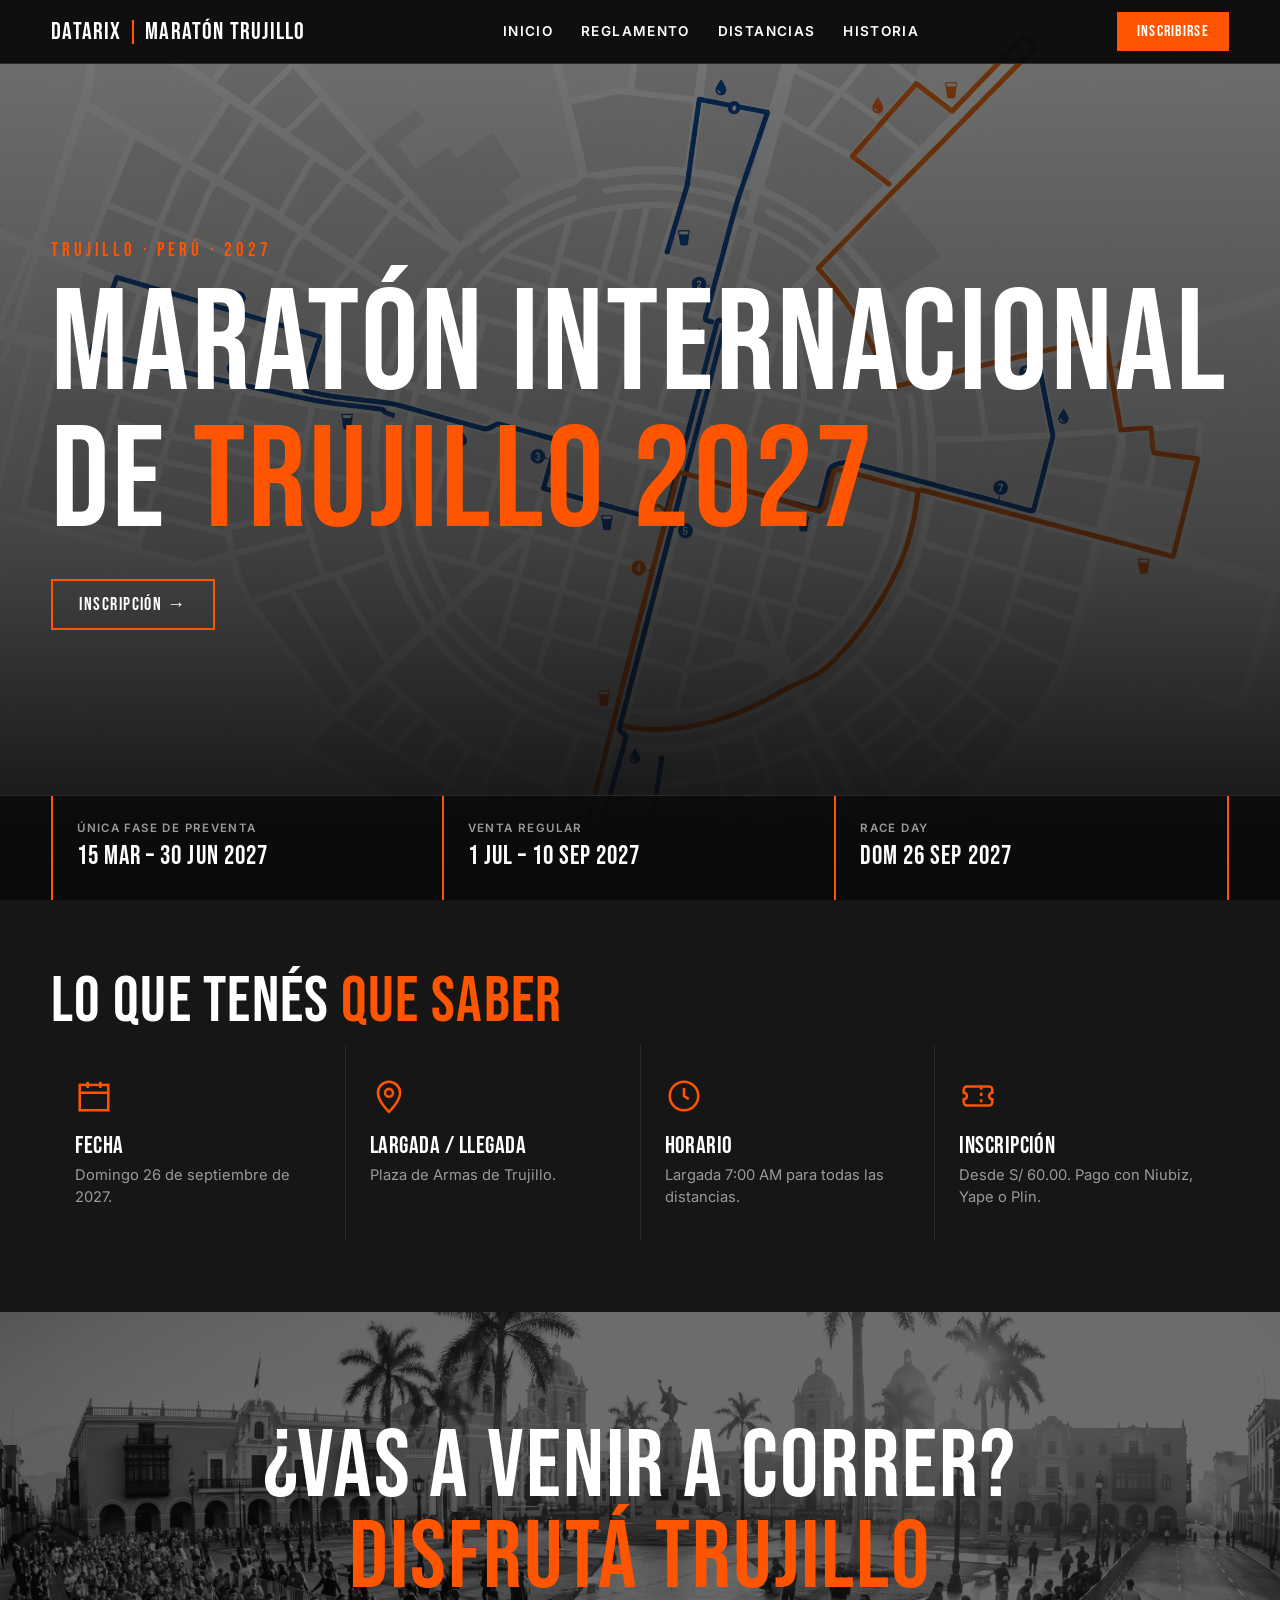
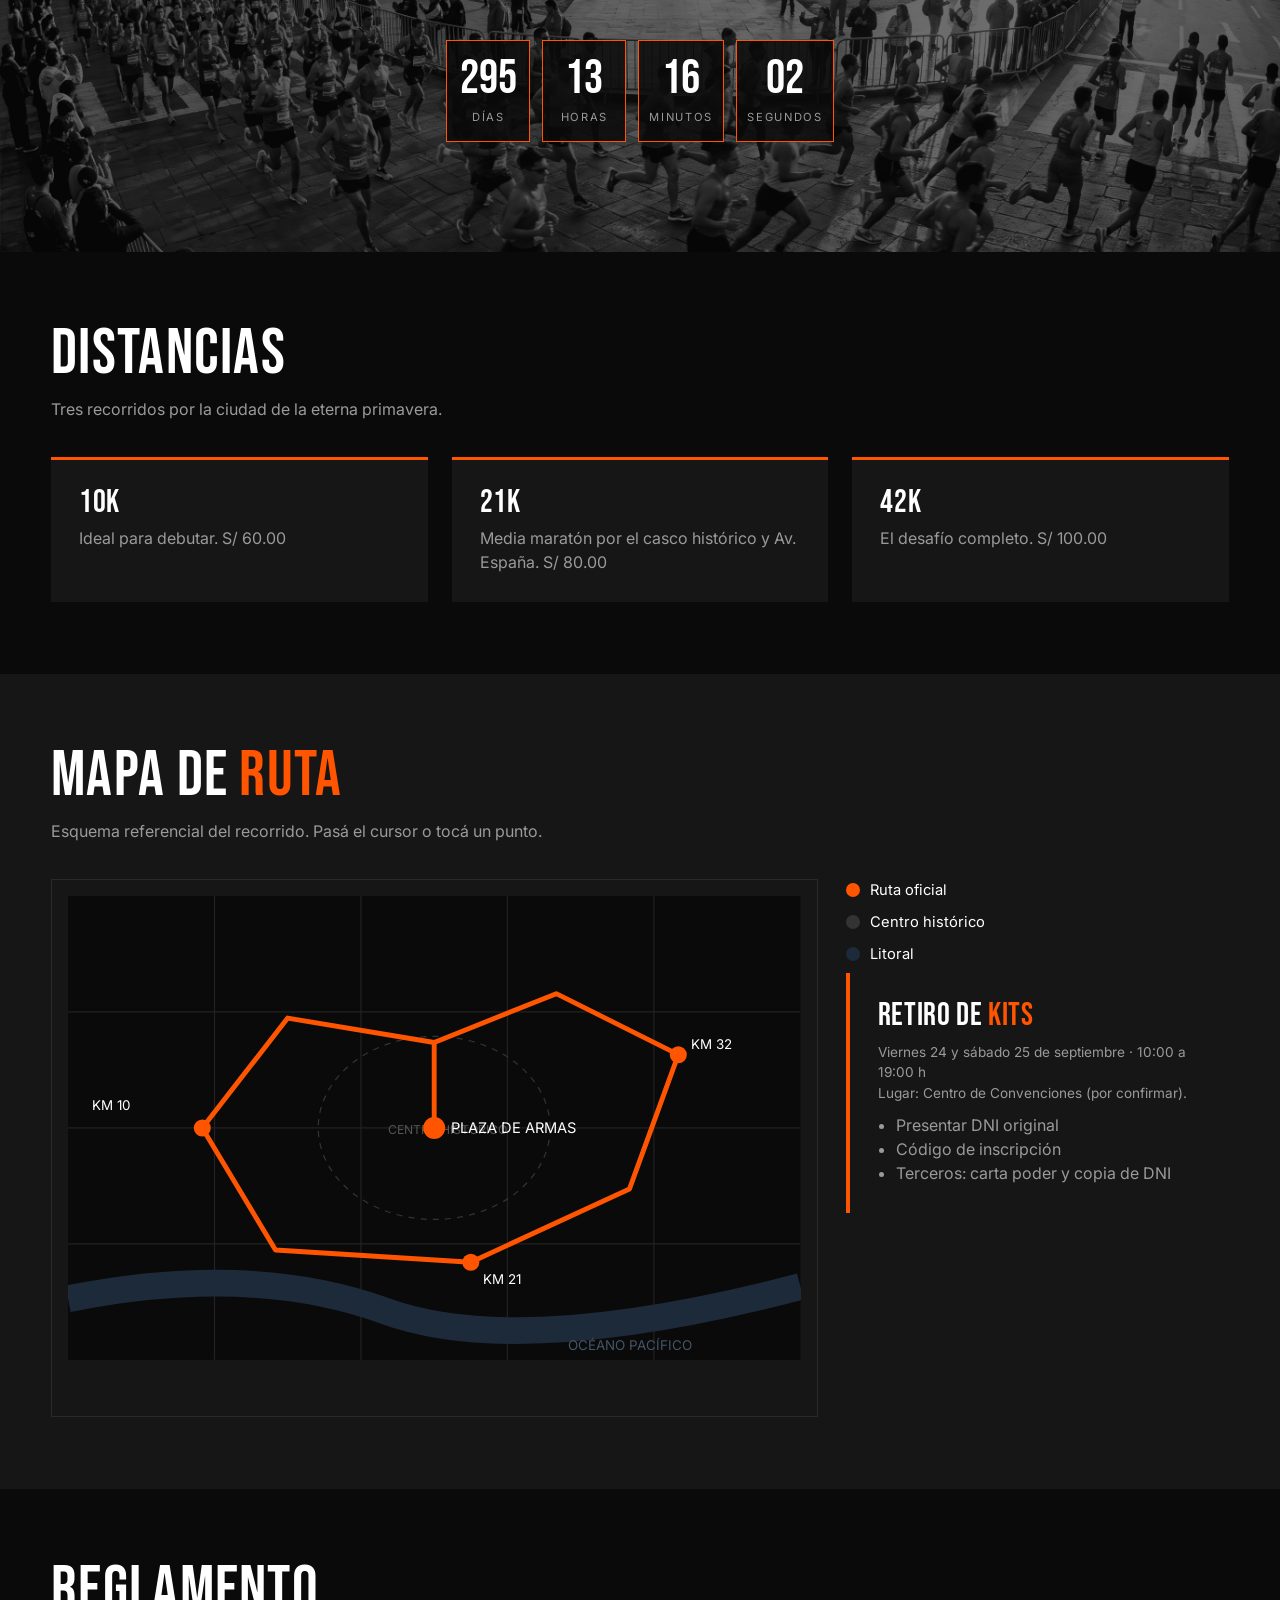
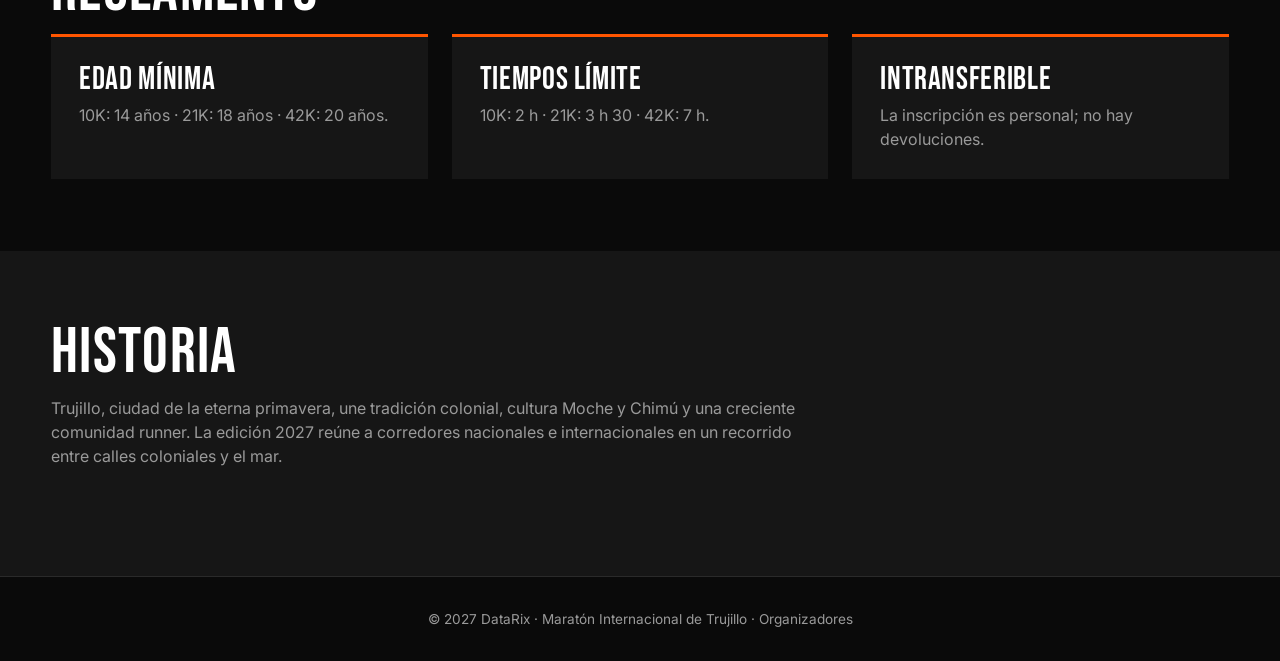
<file: index.html>
<!DOCTYPE html>
<html lang="es">
<head>
<meta charset="UTF-8">
<meta name="viewport" content="width=device-width,initial-scale=1">
<title>Maratón Internacional de Trujillo 2027 | DataRix</title>
<meta name="description" content="Inscríbete a la Maratón Internacional de Trujillo 2027: 10K, 21K y 42K. Largada en la Plaza de Armas.">
<link rel="stylesheet" href="css/styles.css">
</head>
<body>
<nav class="nav">
  <div class="container">
    <a href="#inicio" class="logo">DataRix <span>|</span> Maratón Trujillo</a>
    <ul>
      <li><a href="#inicio">INICIO</a></li>
      <li><a href="#reglamento">REGLAMENTO</a></li>
      <li><a href="#distancias">DISTANCIAS</a></li>
      <li><a href="#historia">HISTORIA</a></li>
    </ul>
    <button class="btn js-open">INSCRIBIRSE</button>
  </div>
</nav>

<header class="hero" id="inicio">
  <video autoplay muted loop playsinline poster="assets/bb6a0046.jpg"><source src="assets/hero-trujillo.mp4" type="video/mp4"></video>
  <div class="container hero-content">
    <p class="eyebrow">TRUJILLO · PERÚ · 2027</p>
    <h1>MARATÓN INTERNACIONAL<br>DE <span class="o">TRUJILLO 2027</span></h1>
    <button class="btn btn-outline js-open">INSCRIPCIÓN &rarr;</button>
  </div>
  <div class="dates"><div class="container">
    <div class="date"><small>ÚNICA FASE DE PREVENTA</small><strong>15 MAR – 30 JUN 2027</strong></div>
    <div class="date"><small>VENTA REGULAR</small><strong>1 JUL – 10 SEP 2027</strong></div>
    <div class="date"><small>RACE DAY</small><strong>DOM 26 SEP 2027</strong></div>
  </div></div>
</header>

<section class="info"><div class="container">
  <h2 class="sec-title">LO QUE TENÉS <span class="o">QUE SABER</span></h2>
  <div class="info-grid">
    <div class="info-item"><svg viewBox="0 0 24 24"><rect x="3" y="5" width="18" height="16"/><path d="M3 10h18M8 3v4M16 3v4"/></svg><h3>Fecha</h3><p>Domingo 26 de septiembre de 2027.</p></div>
    <div class="info-item"><svg viewBox="0 0 24 24"><path d="M12 22s7-6.5 7-12a7 7 0 0 0-14 0c0 5.500 7 12 7 12z"/><circle cx="12" cy="10" r="2.500"/></svg><h3>Largada / Llegada</h3><p>Plaza de Armas de Trujillo.</p></div>
    <div class="info-item"><svg viewBox="0 0 24 24"><circle cx="12" cy="12" r="9"/><path d="M12 7v5l3 2"/></svg><h3>Horario</h3><p>Largada 7:00 AM para todas las distancias.</p></div>
    <div class="info-item"><svg viewBox="0 0 24 24"><path d="M3 8a2 2 0 0 1 2-2h14a2 2 0 0 1 2 2v2a2 2 0 0 0 0 4v2a2 2 0 0 1-2 2H5a2 2 0 0 1-2-2v-2a2 2 0 0 0 0-4z"/><path d="M14 6v12" stroke-dasharray="2 2"/></svg><h3>Inscripción</h3><p>Desde S/ 60.00. Pago con Niubiz, Yape o Plin.</p></div>
  </div>
</div></section>

<section class="banner">
  <div class="bg"></div>
  <div class="container">
    <h2>¿VAS A VENIR A CORRER?<br><span class="o">DISFRUTÁ TRUJILLO</span></h2>
    <div class="countdown" id="countdown">
      <div class="cd"><b id="cd-d">00</b><span>DÍAS</span></div>
      <div class="cd"><b id="cd-h">00</b><span>HORAS</span></div>
      <div class="cd"><b id="cd-m">00</b><span>MINUTOS</span></div>
      <div class="cd"><b id="cd-s">00</b><span>SEGUNDOS</span></div>
    </div>
  </div>
</section>

<section id="distancias"><div class="container">
  <h2 class="sec-title">DISTANCIAS</h2>
  <p class="sec-sub">Tres recorridos por la ciudad de la eterna primavera.</p>
  <div class="cols">
    <div class="box"><h3>10K</h3><p>Ideal para debutar. S/ 60.00</p></div>
    <div class="box"><h3>21K</h3><p>Media maratón por el casco histórico y Av. España. S/ 80.00</p></div>
    <div class="box"><h3>42K</h3><p>El desafío completo. S/ 100.00</p></div>
  </div>
</div></section>

<section id="ruta" style="background:var(--card)"><div class="container">
  <h2 class="sec-title">MAPA DE <span class="o">RUTA</span></h2>
  <p class="sec-sub">Esquema referencial del recorrido. Pasá el cursor o tocá un punto.</p>
  <div class="map-wrap">
    <div class="map-box">
      <svg viewBox="0 0 600 380" role="img" aria-label="Mapa vectorial de la ruta">
        <rect width="600" height="380" fill="#0A0A0A"/>
        <g stroke="#222" stroke-width="1"><path d="M0 95H600M0 190H600M0 285H600M120 0V380M240 0V380M360 0V380M480 0V380"/></g>
        <path d="M0 330 Q150 300 260 340 T600 320" stroke="#1d2a3a" stroke-width="22" fill="none"/>
        <text x="410" y="372" fill="#456" font-size="11">OCÉANO PACÍFICO</text>
        <ellipse cx="300" cy="190" rx="95" ry="75" fill="none" stroke="#333" stroke-dasharray="5 5"/>
        <text x="262" y="195" fill="#555" font-size="10">CENTRO HISTÓRICO</text>
        <path class="route-line" d="M300 190 L300 120 L180 100 L110 190 L170 290 L330 300 L460 240 L500 130 L400 80 L300 120" stroke="#FF5500" stroke-width="4" fill="none" stroke-linejoin="round"/>
        <g class="pt" data-t="Largada / Llegada · Plaza de Armas"><circle cx="300" cy="190" r="9" fill="#FF5500"/><text x="314" y="194" fill="#fff" font-size="12">PLAZA DE ARMAS</text></g>
        <g class="pt" data-t="Km 10 · Av. España"><circle cx="110" cy="190" r="7" fill="#FF5500"/><text x="20" y="175" fill="#fff" font-size="11">KM 10</text></g>
        <g class="pt" data-t="Km 21 · Av. Larco"><circle cx="330" cy="300" r="7" fill="#FF5500"/><text x="340" y="318" fill="#fff" font-size="11">KM 21</text></g>
        <g class="pt" data-t="Km 32 · Huanchaco (retorno)"><circle cx="500" cy="130" r="7" fill="#FF5500"/><text x="510" y="125" fill="#fff" font-size="11">KM 32</text></g>
      </svg>
      <div class="tip" id="tip">&nbsp;</div>
    </div>
    <div>
      <ul class="legend">
        <li><i style="background:#FF5500"></i> Ruta oficial</li>
        <li><i style="background:#333"></i> Centro histórico</li>
        <li><i style="background:#1d2a3a"></i> Litoral</li>
      </ul>
      <div class="kits">
        <h3>RETIRO DE <span class="o">KITS</span></h3>
        <p class="note">Viernes 24 y sábado 25 de septiembre · 10:00 a 19:00 h<br>Lugar: Centro de Convenciones (por confirmar).</p>
        <ul><li>Presentar DNI original</li><li>Código de inscripción</li><li>Terceros: carta poder y copia de DNI</li></ul>
      </div>
    </div>
  </div>
</div></section>

<section id="reglamento"><div class="container">
  <h2 class="sec-title">REGLAMENTO</h2>
  <div class="cols">
    <div class="box"><h3>Edad mínima</h3><p>10K: 14 años · 21K: 18 años · 42K: 20 años.</p></div>
    <div class="box"><h3>Tiempos límite</h3><p>10K: 2 h · 21K: 3 h 30 · 42K: 7 h.</p></div>
    <div class="box"><h3>Intransferible</h3><p>La inscripción es personal; no hay devoluciones.</p></div>
  </div>
</div></section>

<section id="historia" style="background:var(--card)"><div class="container">
  <h2 class="sec-title">HISTORIA</h2>
  <p class="sec-sub" style="max-width:760px">Trujillo, ciudad de la eterna primavera, une tradición colonial, cultura Moche y Chimú y una creciente comunidad runner. La edición 2027 reúne a corredores nacionales e internacionales en un recorrido entre calles coloniales y el mar.</p>
</div></section>

<footer>© 2027 DataRix · Maratón Internacional de Trujillo · <a href="admin.html">Organizadores</a></footer>

<!-- MODAL -->
<div class="overlay" id="overlay" aria-hidden="true">
 <div class="modal" role="dialog" aria-modal="true" aria-label="Comprar e-ticket">
  <div class="modal-head"><h2>COMPRAR <span class="o">E-TICKET</span></h2><button class="close" id="closeBtn" aria-label="Cerrar">&times;</button></div>
  <div class="steps" id="steps"><div class="active">1. TICKETS</div><div>2. DATOS</div><div>3. PAGO</div></div>
  <div class="modal-body">

   <div class="step active" id="s1">
    <div class="tickets" id="tickets">
      <div class="ticket sel" data-k="10K" data-p="60"><b>10K</b><small>PREVENTA</small><em>S/ 60.00</em></div>
      <div class="ticket" data-k="21K" data-p="80"><b>21K</b><small>PREVENTA</small><em>S/ 80.00</em></div>
      <div class="ticket" data-k="42K" data-p="100"><b>42K</b><small>PREVENTA</small><em>S/ 100.00</em></div>
    </div>
    <div class="row"><span>CUPOS</span><div class="qty"><button id="qm" type="button">−</button><span id="qv">1</span><button id="qp" type="button">+</button></div></div>
    <div class="total"><span>TOTAL</span><b id="total">S/ 60.00</b></div>
    <button class="btn" id="to2">CONTINUAR</button>
   </div>

   <div class="step" id="s2">
    <form id="form" novalidate class="form-grid">
      <div class="f"><label>NOMBRES</label><input name="nombres" required minlength="2" autocomplete="given-name"><div class="msg">Ingresá tus nombres</div></div>
      <div class="f"><label>APELLIDOS</label><input name="apellidos" required minlength="2" autocomplete="family-name"><div class="msg">Ingresá tus apellidos</div></div>
      <div class="f"><label>DNI</label><input name="dni" required inputmode="numeric" maxlength="8" pattern="\d{8}"><div class="msg">El DNI debe tener 8 dígitos</div></div>
      <div class="f"><label>EDAD</label><input name="edad" type="number" min="14" max="90" required><div class="msg">Edad válida: 14 a 90</div></div>
      <div class="f"><label>GÉNERO</label><select name="genero" required><option value="">Seleccionar</option><option>Masculino</option><option>Femenino</option><option>Otro</option></select><div class="msg">Seleccioná género</div></div>
      <div class="f"><label>CIUDAD / DIRECCIÓN</label><input name="ciudad" required><div class="msg">Campo requerido</div></div>
      <div class="f full"><label>CORREO ELECTRÓNICO</label><input name="email" type="email" required autocomplete="email"><div class="msg">Correo inválido</div></div>
      <div class="f"><label>TELÉFONO / WHATSAPP</label><input name="telefono" required inputmode="tel" pattern="\+?\d{9,12}"><div class="msg">9 a 12 dígitos</div></div>
      <div class="f"><label>TALLA DE POLO</label><select name="talla" required><option value="">Seleccionar</option><option>S</option><option>M</option><option>L</option><option>XL</option></select><div class="msg">Seleccioná talla</div></div>
      <div class="f"><label>TIPO DE SANGRE</label><select name="sangre" required><option value="">Seleccionar</option><option>O+</option><option>O-</option><option>A+</option><option>A-</option><option>B+</option><option>B-</option><option>AB+</option><option>AB-</option></select><div class="msg">Seleccioná tipo de sangre</div></div>
      <div class="f"><label>CONTACTO DE EMERGENCIA (NOMBRE Y TELÉFONO)</label><input name="emergencia" required minlength="6"><div class="msg">Campo requerido</div></div>
    </form>
    <div class="btns"><button class="btn back" id="b1" type="button">ATRÁS</button><button class="btn" id="to3" type="button">CONTINUAR</button></div>
   </div>

   <div class="step" id="s3">
    <div class="row"><span>RESUMEN: <b id="sum">—</b></span><b class="o" id="sumTotal"></b></div>
    <div class="pay-tabs">
      <button class="pay-tab sel" data-p="yape" type="button">YAPE / PLIN (QR)</button>
      <button class="pay-tab" data-p="niubiz" type="button">TARJETA (NIUBIZ)</button>
    </div>
    <div class="pay-panel active" id="p-yape">
      <div class="qr">
        <svg viewBox="0 0 100 100" aria-label="QR de pago (reemplazar por QR real)"><rect width="100" height="100" fill="#fff"/><g fill="#000"><rect x="6" y="6" width="26" height="26"/><rect x="68" y="6" width="26" height="26"/><rect x="6" y="68" width="26" height="26"/><rect x="12" y="12" width="14" height="14" fill="#fff"/><rect x="74" y="12" width="14" height="14" fill="#fff"/><rect x="12" y="74" width="14" height="14" fill="#fff"/><rect x="16" y="16" width="6" height="6"/><rect x="78" y="16" width="6" height="6"/><rect x="16" y="78" width="6" height="6"/><rect x="40" y="10" width="8" height="8"/><rect x="52" y="22" width="8" height="8"/><rect x="40" y="40" width="10" height="10"/><rect x="60" y="48" width="8" height="14"/><rect x="74" y="44" width="12" height="8"/><rect x="44" y="64" width="8" height="12"/><rect x="62" y="74" width="12" height="12"/><rect x="82" y="66" width="8" height="8"/><rect x="10" y="44" width="10" height="8"/></g></svg>
        <div><p><b>Yape / Plin: 999 999 999</b></p><p class="note">Titular: DataRix Eventos SAC<br>Monto: <b class="o" id="yTotal"></b></p></div>
      </div>
      <div class="f"><label>SUBIR COMPROBANTE (JPG, PNG o PDF · máx 5 MB)</label><input type="file" id="voucher" accept="image/*,application/pdf"><div class="msg" id="vmsg">Adjuntá tu comprobante</div></div>
      <div class="alert">Tu inscripción quedará <b>PENDIENTE</b> hasta que validemos el pago. Recibirás un correo de confirmación.</div>
      <button class="btn" id="payYape" type="button">ENVIAR INSCRIPCIÓN</button>
    </div>
    <div class="pay-panel" id="p-niubiz">
      <div class="alert">Pasarela Niubiz Web: se habilitará al configurar <code>NIUBIZ_MERCHANT_ID</code> y credenciales en el servidor.</div>
      <button class="btn" id="payNiubiz" type="button">PAGAR CON TARJETA</button>
    </div>
    <div class="btns"><button class="btn back" id="b2" type="button">ATRÁS</button></div>
    <div class="note" id="payErr" style="color:#ff6b6b;margin-top:10px"></div>
   </div>

   <div class="step" id="s4">
    <div class="done-box">
      <div class="check">✓</div>
      <h2 style="font-size:2.4rem">¡INSCRIPCIÓN <span class="o">REGISTRADA!</span></h2>
      <div class="code" id="regCode">—</div>
      <p class="note">Guardá este código para el retiro de kits. Enviamos los detalles a tu correo.<br>Estado: <b id="regState">PENDIENTE</b></p>
      <br><button class="btn" id="finish">CERRAR</button>
    </div>
   </div>

  </div>
 </div>
</div>
<script src="js/app.js"></script>
</body>
</html>
</file>
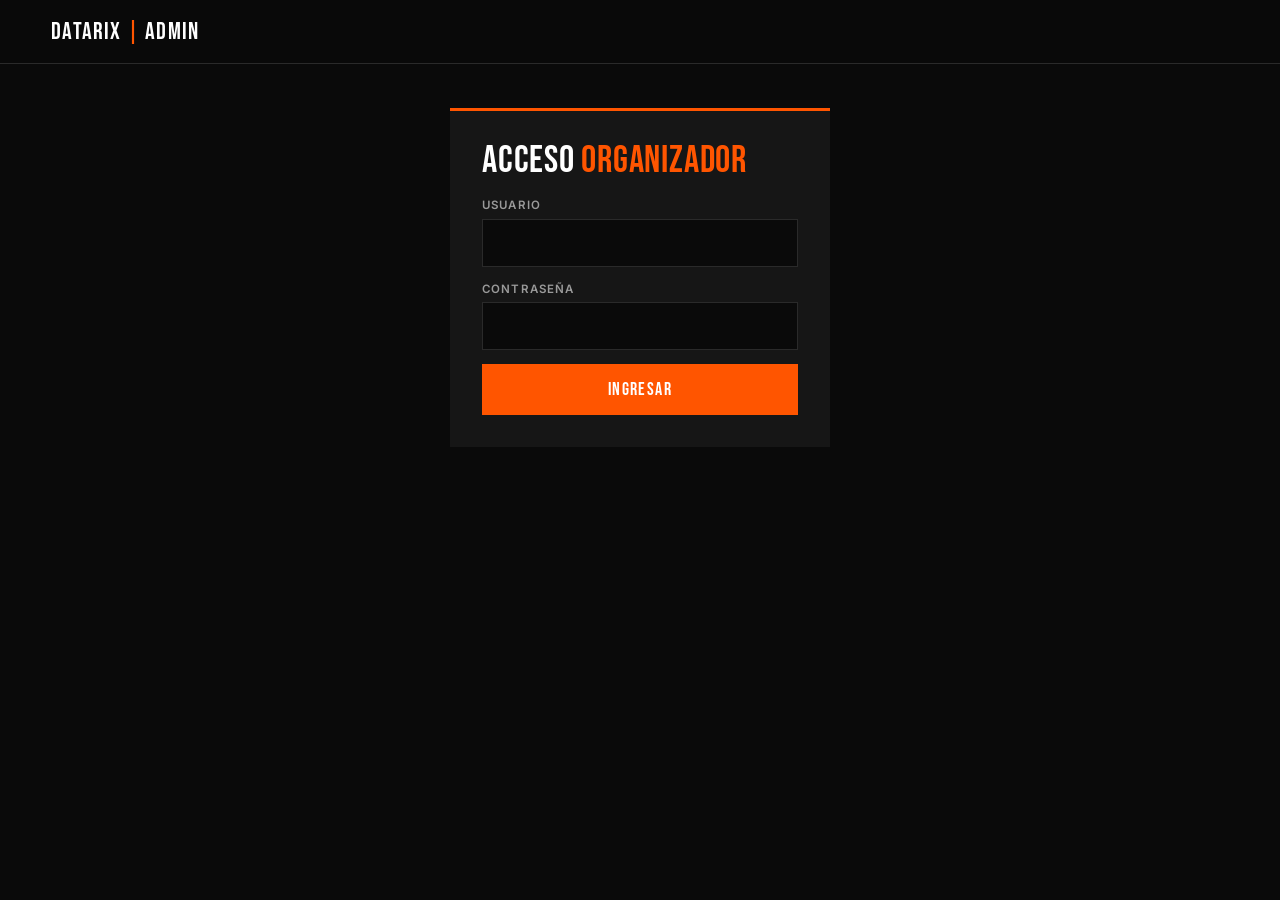
<file: admin.html>
<!DOCTYPE html>
<html lang="es">
<head>
<meta charset="UTF-8">
<meta name="viewport" content="width=device-width,initial-scale=1">
<meta name="robots" content="noindex">
<title>Panel Organizador | Maratón Trujillo 2027</title>
<link rel="stylesheet" href="css/styles.css">
</head>
<body>
<nav class="nav"><div class="container">
  <a href="index.html" class="logo">DataRix <span>|</span> Admin</a>
  <button class="btn btn-sm hidden" id="logout">SALIR</button>
</div></nav>

<div class="login" id="login">
  <h1>ACCESO <span class="o">ORGANIZADOR</span></h1>
  <div class="f"><label>USUARIO</label><input id="u" autocomplete="username"></div>
  <div class="f"><label>CONTRASEÑA</label><input id="p" type="password" autocomplete="current-password"></div>
  <div class="note" id="lerr" style="color:#ff6b6b;margin-bottom:10px"></div>
  <button class="btn" id="lbtn" style="width:100%">INGRESAR</button>
</div>

<main class="admin-wrap hidden" id="dash"><div class="container">
  <div class="kpis">
    <div class="kpi"><small>TOTAL INSCRITOS</small><b id="k-total">0</b></div>
    <div class="kpi"><small>RECAUDACIÓN (APROBADA)</small><b id="k-money">S/ 0.00</b></div>
    <div class="kpi"><small>PAGOS APROBADOS</small><b id="k-ok">0</b></div>
    <div class="kpi"><small>PAGOS PENDIENTES</small><b id="k-pen">0</b></div>
  </div>
  <div class="toolbar">
    <input id="q" placeholder="Buscar por DNI, nombre o código...">
    <button class="btn" id="csv">EXPORTAR EXCEL (CSV)</button>
  </div>
  <div class="table-wrap"><table>
    <thead><tr><th>CÓDIGO</th><th>NOMBRE</th><th>DNI</th><th>DIST.</th><th>CUPOS</th><th>TOTAL</th><th>PAGO</th><th>VOUCHER</th><th>ESTADO</th><th></th></tr></thead>
    <tbody id="rows"></tbody>
  </table></div>
</div></main>

<script>
(() => {
  const $ = s => document.querySelector(s);
  const API = window.API_BASE || '';
  let token = sessionStorage.getItem('adm'), data = [];
  const money = n => 'S/ ' + Number(n).toFixed(2);
  const esc = s => String(s ?? '').replace(/[&<>"']/g, c => ({'&':'&amp;','<':'&lt;','>':'&gt;','"':'&quot;',"'":'&#39;'}[c]));
  const H = () => ({ Authorization: 'Bearer ' + token });

  function show(on) {
    $('#login').classList.toggle('hidden', on);
    $('#dash').classList.toggle('hidden', !on);
    $('#logout').classList.toggle('hidden', !on);
  }
  async function login() {
    $('#lerr').textContent = '';
    const r = await fetch(API + '/api/admin/login', { method: 'POST', headers: {'Content-Type':'application/json'},
      body: JSON.stringify({ username: $('#u').value, password: $('#p').value }) });
    const j = await r.json();
    if (!r.ok) { $('#lerr').textContent = j.error || 'Error'; return; }
    token = j.token; sessionStorage.setItem('adm', token); load();
  }
  async function load() {
    const r = await fetch(API + '/api/admin/registrations', { headers: H() });
    if (r.status === 401) { sessionStorage.removeItem('adm'); show(false); return; }
    const j = await r.json(); data = j.registrations; show(true);
    $('#k-total').textContent = j.kpis.total;
    $('#k-money').textContent = money(j.kpis.revenue);
    $('#k-ok').textContent = j.kpis.approved;
    $('#k-pen').textContent = j.kpis.pending;
    render();
  }
  function render() {
    const q = $('#q').value.trim().toLowerCase();
    const list = data.filter(d => !q || [d.dni, d.nombres, d.apellidos, d.code].join(' ').toLowerCase().includes(q));
    $('#rows').innerHTML = list.map(d => `<tr>
      <td>${esc(d.code)}</td><td>${esc(d.nombres)} ${esc(d.apellidos)}</td><td>${esc(d.dni)}</td>
      <td>${esc(d.distancia)}</td><td>${esc(d.cupos)}</td><td>${money(d.total)}</td><td>${esc(d.metodo_pago)}</td>
      <td>${d.voucher_url ? `<a class="o" target="_blank" rel="noopener" href="${esc(d.voucher_url)}">Ver</a>` : '—'}</td>
      <td><span class="badge ${d.status === 'approved' ? 'b-ok' : 'b-pen'}">${d.status === 'approved' ? 'APROBADO' : 'PENDIENTE'}</span></td>
      <td>${d.status !== 'approved' ? `<button class="btn btn-sm" data-c="${esc(d.code)}">APROBAR</button>` : ''}</td></tr>`).join('')
      || '<tr><td colspan="10" class="note">Sin resultados</td></tr>';
  }
  $('#rows').addEventListener('click', async e => {
    const c = e.target.dataset.c; if (!c) return;
    if (!confirm('¿Aprobar pago y enviar correo de confirmación a ' + c + '?')) return;
    e.target.disabled = true;
    const r = await fetch(`${API}/api/admin/registrations/${c}/approve`, { method: 'POST', headers: H() });
    const j = await r.json(); if (!r.ok) alert(j.error || 'Error');
    else if (!j.email_sent) alert('Aprobado, pero el correo no se envió (SMTP no configurado).');
    load();
  });
  $('#csv').onclick = async () => {
    const r = await fetch(API + '/api/admin/export.csv', { headers: H() });
    if (!r.ok) return alert('No se pudo exportar');
    const a = document.createElement('a'); a.href = URL.createObjectURL(await r.blob());
    a.download = 'corredores_trujillo_2027.csv'; a.click();
  };
  $('#q').oninput = render;
  $('#lbtn').onclick = login;
  $('#p').addEventListener('keydown', e => e.key === 'Enter' && login());
  $('#logout').onclick = () => { sessionStorage.removeItem('adm'); token = null; show(false); };
  if (token) load();
})();
</script>
</body>
</html>
</file>
<file: css/styles.css>
@import url('https://fonts.googleapis.com/css2?family=Bebas+Neue&family=Inter:wght@400;500;600;700&display=swap');
:root{--bg:#0A0A0A;--card:#161616;--orange:#FF5500;--white:#fff;--muted:#9a9a9a;--line:#2a2a2a;
--display:'Bebas Neue','Oswald','Arial Narrow',Impact,sans-serif;--body:'Inter',system-ui,sans-serif;--nav:64px}
*{box-sizing:border-box;margin:0;padding:0}
html{scroll-behavior:smooth;scroll-padding-top:var(--nav)}
body{background:var(--bg);color:var(--white);font-family:var(--body);line-height:1.5;-webkit-font-smoothing:antialiased}
img,video{max-width:100%;display:block}
a{color:inherit;text-decoration:none}
h1,h2,h3{font-family:var(--display);font-weight:400;text-transform:uppercase;line-height:.95;letter-spacing:.02em}
.o{color:var(--orange)}
.container{width:min(1200px,92%);margin:auto}
section{padding:72px 0}
.sec-title{font-size:clamp(2.2rem,6vw,4rem);margin-bottom:12px}
.sec-sub{color:var(--muted);margin-bottom:36px;max-width:620px}
/* buttons */
.btn{display:inline-block;font-family:var(--display);font-size:1.15rem;letter-spacing:.08em;padding:12px 26px;border:2px solid var(--orange);background:var(--orange);color:#fff;cursor:pointer;transition:.2s}
.btn:hover{background:#ff6d26}
.btn-outline{background:transparent}
.btn-outline:hover{background:var(--orange)}
.btn:disabled{opacity:.4;cursor:not-allowed}
/* nav */
.nav{position:fixed;inset:0 0 auto 0;height:var(--nav);background:rgba(10,10,10,.95);border-bottom:1px solid var(--line);z-index:50;display:flex;align-items:center}
.nav .container{display:flex;align-items:center;justify-content:space-between;gap:16px}
.logo{font-family:var(--display);font-size:1.5rem;letter-spacing:.05em;white-space:nowrap}
.logo span{color:var(--orange)}
.nav ul{display:none;list-style:none;gap:28px;font-weight:600;font-size:.85rem;letter-spacing:.1em}
.nav ul a:hover{color:var(--orange)}
.nav .btn{font-size:1rem;padding:8px 18px}
@media(min-width:860px){.nav ul{display:flex}}
/* hero */
.hero{position:relative;min-height:100vh;display:flex;flex-direction:column;justify-content:flex-end;padding:0;overflow:hidden}
.hero video{position:absolute;inset:0;width:100%;height:100%;object-fit:cover}
.hero::before{content:"";position:absolute;inset:0;background:linear-gradient(180deg,rgba(10,10,10,.55),rgba(10,10,10,.75) 60%,#0A0A0A);z-index:1}
.hero-content{position:relative;z-index:2;padding:120px 0 48px}
.hero h1{font-size:clamp(3.2rem,12vw,9rem);margin-bottom:28px}
.hero .eyebrow{font-family:var(--display);letter-spacing:.2em;color:var(--orange);font-size:1.2rem;margin-bottom:12px}
.dates{position:relative;z-index:2;background:rgba(10,10,10,.85);border-top:1px solid var(--line)}
.dates .container{display:grid;grid-template-columns:1fr}
.date{padding:18px 20px;border-left:3px solid var(--orange);margin:10px 0}
.date small{display:block;color:var(--muted);font-size:.72rem;letter-spacing:.12em;font-weight:600}
.date strong{font-family:var(--display);font-size:1.6rem;letter-spacing:.04em;font-weight:400}
@media(min-width:760px){.dates .container{grid-template-columns:repeat(3,1fr)}.date{margin:0;padding:24px;border-left:0;border-right:2px solid var(--orange)}.date:first-child{border-left:2px solid var(--orange)}}
/* info */
.info{background:var(--card)}
.info-grid{display:grid;gap:1px;background:var(--line);grid-template-columns:1fr}
.info-item{background:var(--card);padding:32px 24px}
.info-item svg{width:38px;height:38px;stroke:var(--orange);fill:none;stroke-width:1.6;margin-bottom:14px}
.info-item h3{font-size:1.5rem;margin-bottom:6px}
.info-item p{color:var(--muted);font-size:.92rem}
@media(min-width:560px){.info-grid{grid-template-columns:1fr 1fr}}
@media(min-width:960px){.info-grid{grid-template-columns:repeat(4,1fr)}}
/* banner */
.banner{position:relative;padding:110px 0;overflow:hidden;text-align:center}
.banner .bg{position:absolute;inset:0;background:url('../assets/2a77c9c6.jpg') center/cover;filter:grayscale(100%) contrast(1.1)}
.banner::before{content:"";position:absolute;inset:0;background:rgba(10,10,10,.6);z-index:1}
.banner .container{position:relative;z-index:2}
.banner h2{font-size:clamp(2.6rem,8vw,6rem);margin-bottom:36px}
.countdown{display:flex;justify-content:center;gap:12px;flex-wrap:wrap}
.cd{background:rgba(10,10,10,.85);border:1px solid var(--orange);min-width:84px;padding:14px 10px}
.cd b{display:block;font-family:var(--display);font-size:3rem;font-weight:400;line-height:1}
.cd span{font-size:.7rem;letter-spacing:.15em;color:var(--muted)}
/* map */
.map-wrap{display:grid;gap:28px}
.map-box{background:var(--card);border:1px solid var(--line);padding:16px}
.map-box svg{width:100%;height:auto}
.legend{list-style:none;display:grid;gap:10px;font-size:.92rem}
.legend li{display:flex;gap:10px;align-items:center}
.legend i{width:14px;height:14px;display:inline-block;border-radius:50%}
.kits{background:var(--card);border-left:4px solid var(--orange);padding:28px;margin-top:8px}
.kits h3{font-size:2rem;margin-bottom:10px}
.kits ul{margin:10px 0 0 18px;color:var(--muted)}
@media(min-width:900px){.map-wrap{grid-template-columns:2fr 1fr}}
.route-line{stroke-dasharray:1200;stroke-dashoffset:1200;animation:draw 4s ease forwards}
@keyframes draw{to{stroke-dashoffset:0}}
.pt{cursor:pointer}.pt:hover circle{fill:#fff}
.tip{min-height:24px;color:var(--orange);font-weight:600;margin-top:10px}
/* simple sections */
.cols{display:grid;gap:24px}
.box{background:var(--card);padding:28px;border-top:3px solid var(--orange)}
.box h3{font-size:2rem;margin-bottom:8px}
.box p{color:var(--muted)}
@media(min-width:800px){.cols{grid-template-columns:repeat(3,1fr)}}
footer{border-top:1px solid var(--line);padding:32px 0;color:var(--muted);font-size:.85rem;text-align:center}
/* modal */
.overlay{display:none;position:fixed;inset:0;background:rgba(0,0,0,.7);backdrop-filter:blur(6px);-webkit-backdrop-filter:blur(6px);z-index:100;align-items:center;justify-content:center;padding:12px}
.overlay.open{display:flex}
.modal{background:var(--card);width:min(720px,100%);max-height:94vh;overflow-y:auto;border:1px solid var(--line);position:relative}
.modal-head{display:flex;justify-content:space-between;align-items:center;padding:18px 24px;border-bottom:1px solid var(--line)}
.modal-head h2{font-size:1.8rem}
.close{background:none;border:0;color:#fff;font-size:1.8rem;cursor:pointer;line-height:1}
.close:hover{color:var(--orange)}
.steps{display:flex;border-bottom:1px solid var(--line)}
.steps div{flex:1;text-align:center;padding:12px 4px;font-family:var(--display);letter-spacing:.08em;color:var(--muted);border-bottom:3px solid transparent;font-size:1.05rem}
.steps div.active{color:#fff;border-color:var(--orange)}
.steps div.done{color:var(--orange);border-color:var(--orange)}
.modal-body{padding:24px}
.step{display:none}.step.active{display:block}
.tickets{display:grid;gap:12px;grid-template-columns:repeat(3,1fr);margin-bottom:22px}
.ticket{background:var(--bg);border:2px solid var(--line);padding:16px 8px;text-align:center;cursor:pointer;transition:.2s}
.ticket:hover{border-color:#555}
.ticket.sel{border-color:var(--orange)}
.ticket b{display:block;font-family:var(--display);font-size:2.6rem;font-weight:400;line-height:1}
.ticket small{display:block;color:var(--muted);font-size:.7rem;letter-spacing:.1em;margin:4px 0}
.ticket em{font-style:normal;color:var(--orange);font-weight:700}
.row{display:flex;justify-content:space-between;align-items:center;gap:12px;margin-bottom:16px}
.qty{display:flex;align-items:center;border:1px solid var(--line)}
.qty button{background:var(--bg);color:#fff;border:0;width:40px;height:40px;font-size:1.3rem;cursor:pointer}
.qty button:hover{color:var(--orange)}
.qty span{width:44px;text-align:center;font-weight:700}
.total{display:flex;justify-content:space-between;align-items:baseline;border-top:1px solid var(--line);padding-top:16px;margin-bottom:20px}
.total b{font-family:var(--display);font-size:2.4rem;color:var(--orange);font-weight:400}
.modal .btn{width:100%;text-align:center}
.form-grid{display:grid;gap:14px;grid-template-columns:1fr}
@media(min-width:560px){.form-grid{grid-template-columns:1fr 1fr}.full{grid-column:1/-1}}
label{display:block;font-size:.72rem;letter-spacing:.1em;font-weight:600;color:var(--muted);margin-bottom:4px}
input,select{width:100%;background:var(--bg);color:#fff;border:1px solid var(--line);padding:11px;font:inherit}
input:focus,select:focus{outline:0;border-color:var(--orange)}
.err input,.err select{border-color:#e53935}
.msg{display:none;color:#ff6b6b;font-size:.75rem;margin-top:3px}
.err .msg{display:block}
.attendee-h{grid-column:1/-1;font-family:var(--display);font-size:1.4rem;color:var(--orange);margin-top:6px}
.btns{display:flex;gap:12px;margin-top:20px}
.btns .back{background:transparent;border-color:var(--line)}
.pay-tabs{display:grid;grid-template-columns:1fr 1fr;gap:10px;margin-bottom:18px}
.pay-tab{background:var(--bg);border:2px solid var(--line);color:#fff;padding:12px;cursor:pointer;font-family:var(--display);font-size:1.2rem;letter-spacing:.06em}
.pay-tab.sel{border-color:var(--orange)}
.pay-panel{display:none}.pay-panel.active{display:block}
.qr{display:flex;gap:18px;align-items:center;flex-wrap:wrap;margin-bottom:16px}
.qr svg{width:150px;height:150px;background:#fff;padding:8px}
.note{color:var(--muted);font-size:.85rem}
.alert{background:#2a1a12;border-left:3px solid var(--orange);padding:12px;margin:12px 0;font-size:.85rem}
.done-box{text-align:center;padding:20px 0}
.code{font-family:var(--display);font-size:3rem;color:var(--orange);letter-spacing:.1em;margin:12px 0;word-break:break-all}
.check{width:70px;height:70px;border:3px solid var(--orange);border-radius:50%;margin:0 auto 16px;display:flex;align-items:center;justify-content:center;font-size:2.2rem;color:var(--orange)}
body.lock{overflow:hidden}
/* admin */
.admin-wrap{padding:90px 0 40px}
.login{max-width:380px;margin:12vh auto;background:var(--card);padding:32px;border-top:3px solid var(--orange)}
.login h1{font-size:2.4rem;margin-bottom:18px}
.login .f{margin-bottom:14px}
.kpis{display:grid;gap:12px;grid-template-columns:1fr 1fr;margin-bottom:28px}
.kpi{background:var(--card);padding:20px;border-left:3px solid var(--orange)}
.kpi small{color:var(--muted);letter-spacing:.1em;font-size:.7rem;font-weight:600}
.kpi b{display:block;font-family:var(--display);font-size:2.4rem;font-weight:400}
@media(min-width:800px){.kpis{grid-template-columns:repeat(4,1fr)}}
.toolbar{display:flex;gap:12px;flex-wrap:wrap;margin-bottom:16px}
.toolbar input{flex:1;min-width:200px}
.toolbar .btn{padding:9px 20px;font-size:1rem}
.table-wrap{overflow-x:auto;background:var(--card)}
table{width:100%;border-collapse:collapse;font-size:.85rem;min-width:820px}
th,td{padding:11px 12px;text-align:left;border-bottom:1px solid var(--line)}
th{font-family:var(--display);font-weight:400;letter-spacing:.08em;font-size:1rem;color:var(--muted)}
.badge{padding:2px 9px;font-size:.7rem;font-weight:700;letter-spacing:.06em}
.b-ok{background:#1b3a24;color:#5ee07f}.b-pen{background:#3a2a10;color:#ffb347}
.btn-sm{font-size:.9rem;padding:4px 12px}
.hidden{display:none!important}
</file>
